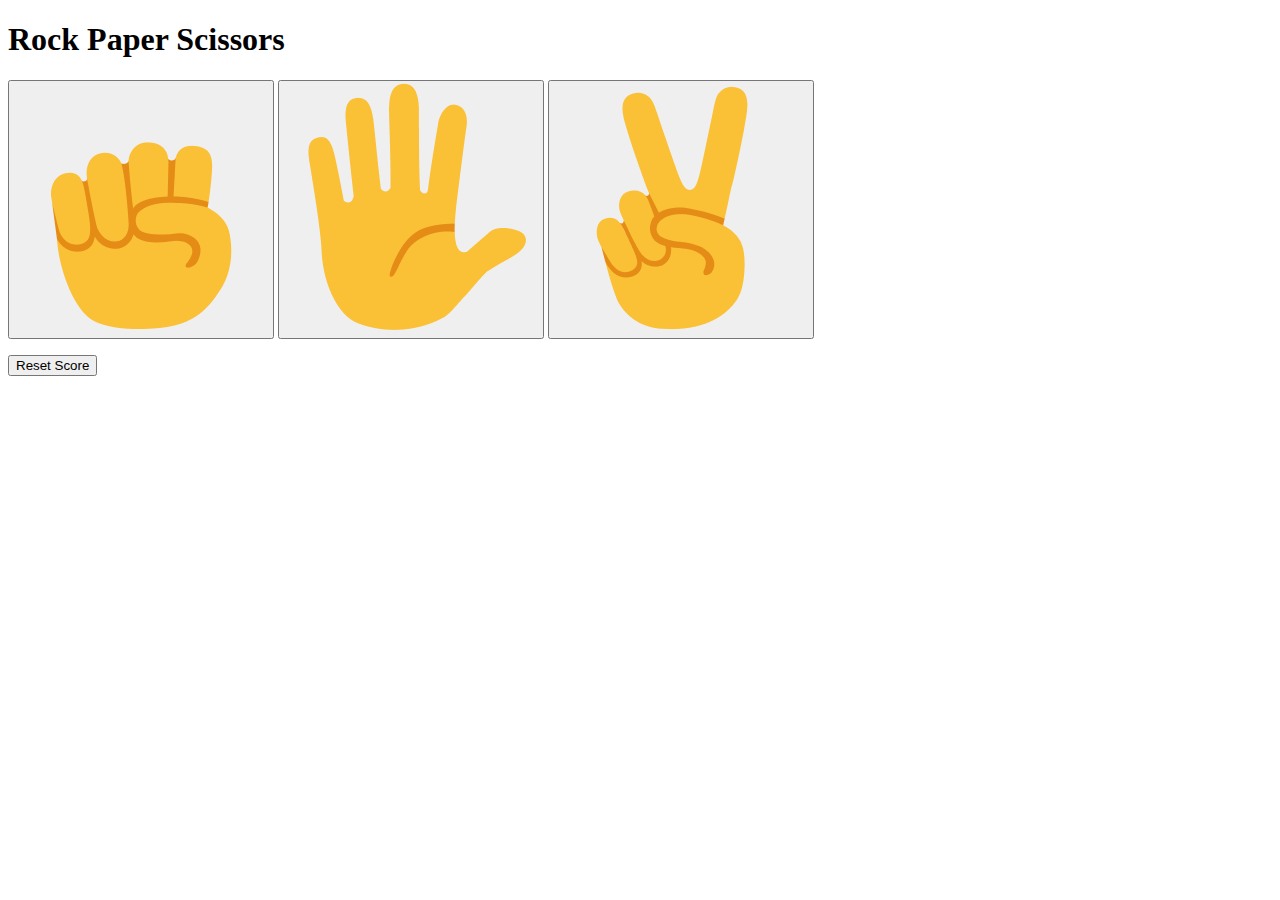
<file: html-css-js-RockPaperScissors/index.html>
<!DOCTYPE html>
<html lang="en">
  <head>
    <meta charset="UTF-8" />
    <meta http-equiv="X-UA-Compatible" content="IE=edge" />
    <meta name="viewport" content="width=device-width, initial-scale=1.0" />
    <title>Rock paper scissors</title>
  </head>
  <body>
    <div class="wrapper">
      <h1 class="title">Rock Paper Scissors</h1>
      <div class="buttons">
        <button
          class="rock"
          onclick="
          playGame('rock');"
        >
          <img class="move-button" src="Images/rock-emoji.png" alt="">
        </button>
  
        <button
          class="paper"
          onclick="
          playGame('paper');
        "
        >
          <img class="move-button" src="Images/paper-emoji.png" alt="">
        </button>
  
        <button
          class="scissors"
          onclick="
          playGame('scissors');
        "
        >
          <img class="move-button" src="Images/scissors-emoji.png" alt="">
        </button>
  
      </div>
      <p class="js-result result"></p>
      <p class="js-moves"></p>
      <p class="js-score score"></p>
      <button
        class="reset reset-button"
        onclick="
      score.wins = 0;
      score.losses = 0;
      score.ties = 0;
      updateScoreElement();
      localStorage.removeItem('score');
      "
      >
        Reset Score
      </button>
    </div>
  </body>
</html>
</file>
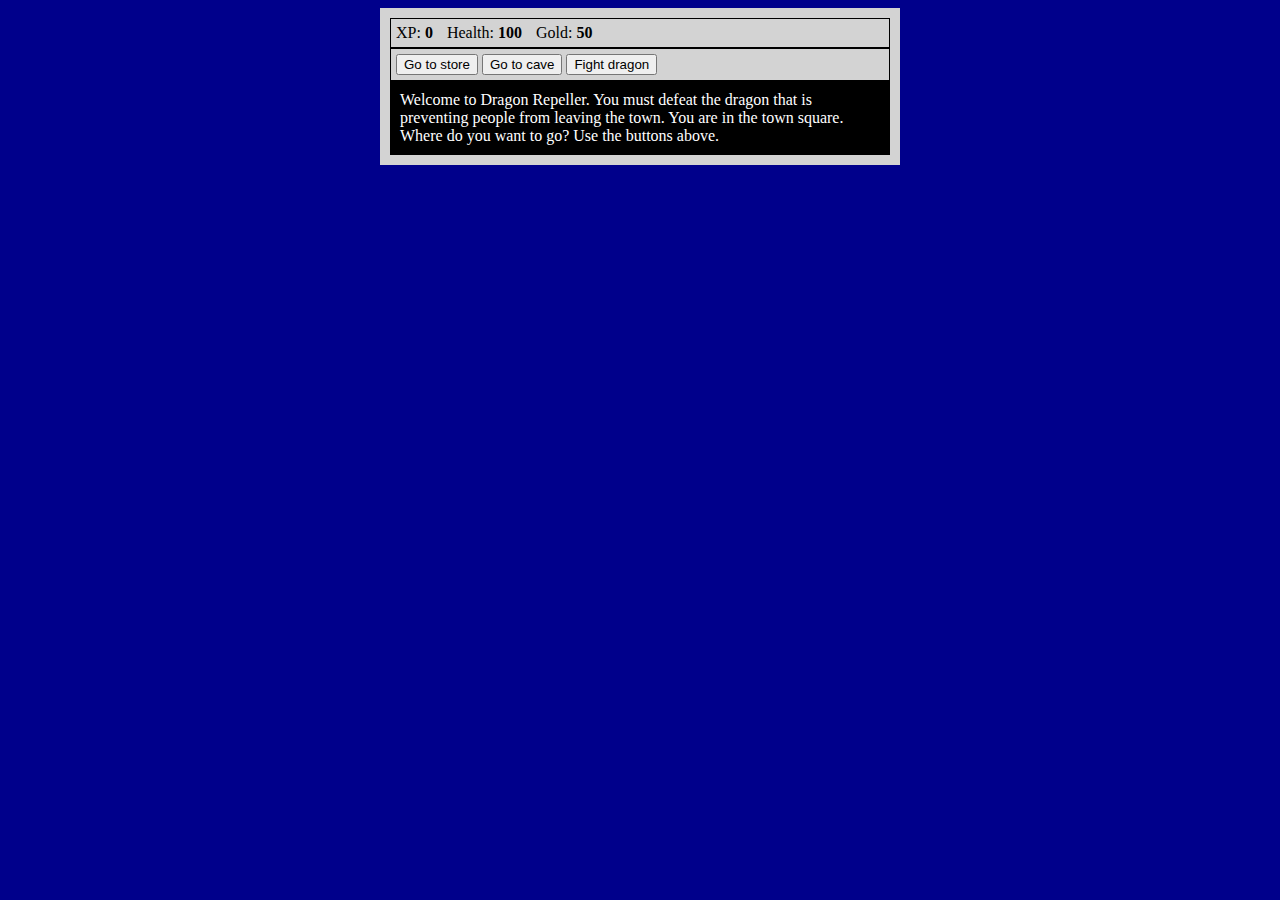
<file: simple html-css-js game/index.html>
<!DOCTYPE html>
<html lang="en">

  <head>
    <meta charset="UTF-8">
    <title>RPG - Dragon Repeller</title>
    <link rel="stylesheet" href="style.css">
  </head>

  <body>
    <div id="game">
      <div id="stats">
        <span class="stat">XP: <strong><span id="xpText">0</span></strong></span>
        <span class="stat">Health: <strong><span id="healthText">100</span></strong></span>
        <span class="stat">Gold: <strong><span id="goldText">50</span></strong></span>
      </div>
      <div id="controls">
        <button id="button1">Go to store</button>
        <button id="button2">Go to cave</button>
        <button id="button3">Fight dragon</button>
      </div>
      <div id="monsterStats">
        <span class="stat">Monster Name: <strong><span id="monsterName"></span></strong></span>
        <span class="stat">Health: <strong><span id="monsterHealth"></span></strong></span>
      </div>
      <div id="text">Welcome to Dragon Repeller. You must defeat the dragon that
        is preventing people from leaving the town. You are in the town square.
        Where do you want to go? Use the buttons above.</div>
    </div>
    <script src="script.js"></script>
  </body>

</html>
</file>
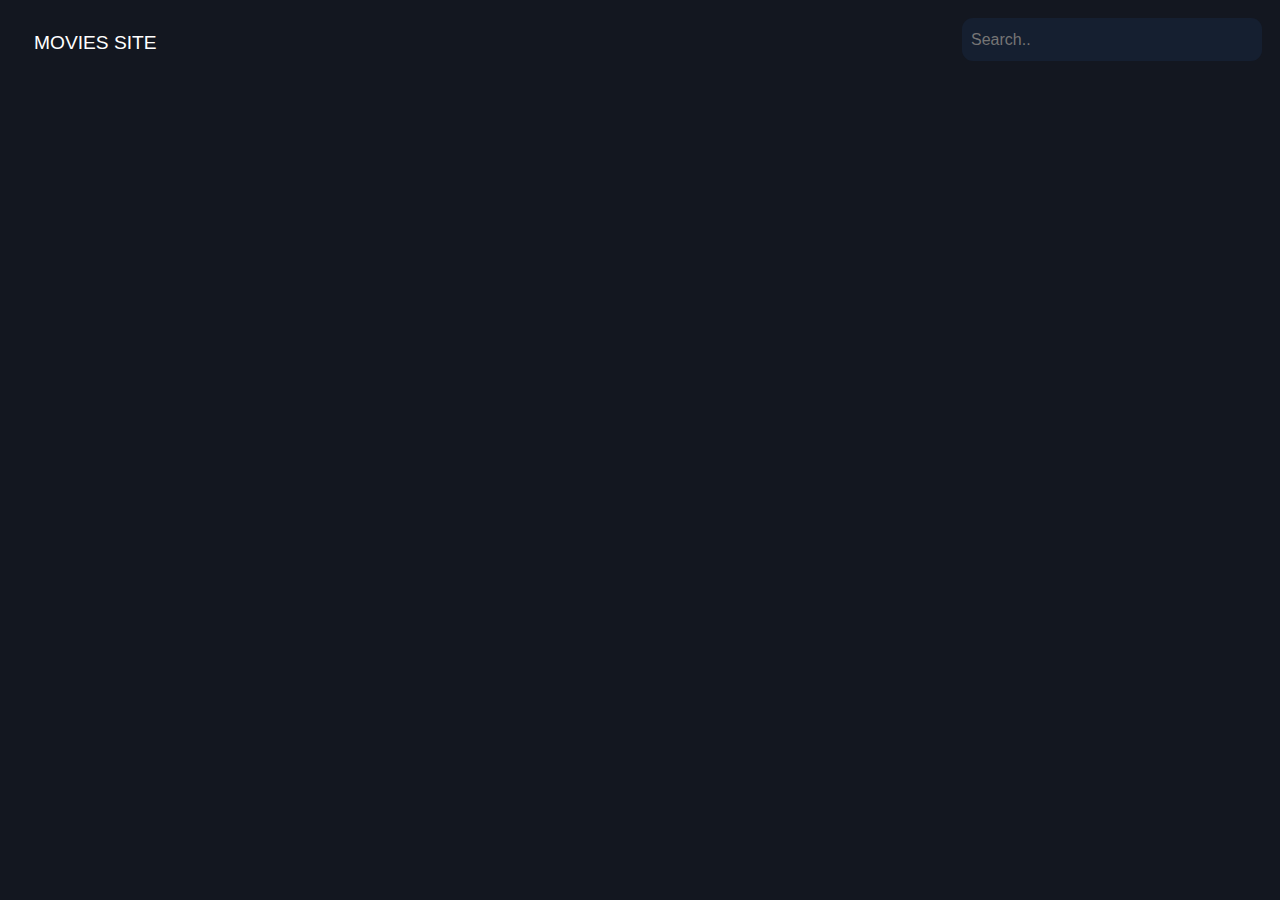
<file: movie-site/MovieSite.html>
<!DOCTYPE html>
<html>

<head>
  <meta charset="utf-8">
  <title>Movie Site</title>
  <link href="style.css" rel="stylesheet" type="text/css" />
</head>

<body>
  <div class="topnav">
    <a class="active" href="#">Movies Site</a>
    <div class="searchContainer">
      <form role="search" id="form">
        <input type="search" id="query" name="q" placeholder="Search..">     
      </form>
    </div>
  </div>

 <section id="section">
     <!--  <div class="row">
    <div class="column">
      <div class="card">
        <center><img src="https://www.themoviedb.org/t/p/w220_and_h330_face/sIFxxSXfTtdFkHMTGRohFl6YzYA.jpg" class="thumbnail"</center>
        <h3>Movie Title</h3>
      </div>
    </div>
  </div> -->
 </section>
  <script src="script.js"></script>
</body>

</html>
</file>
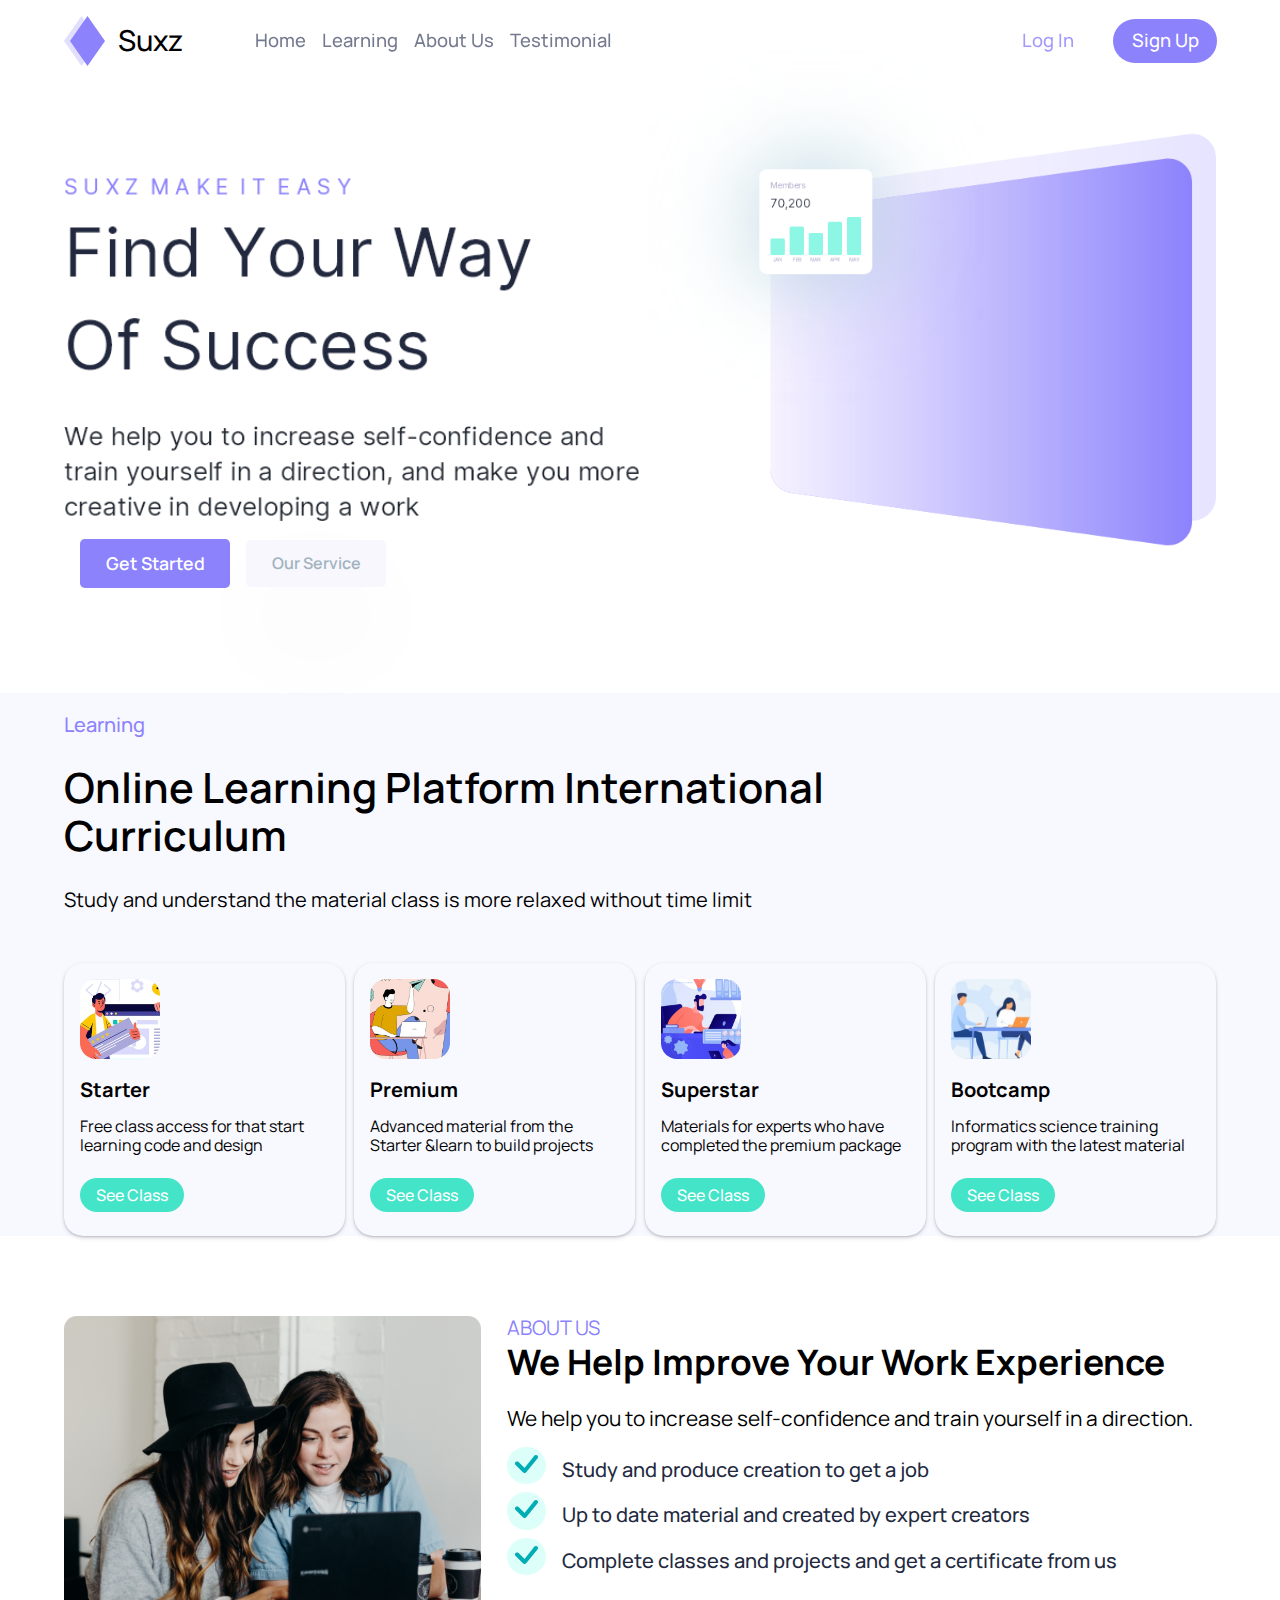
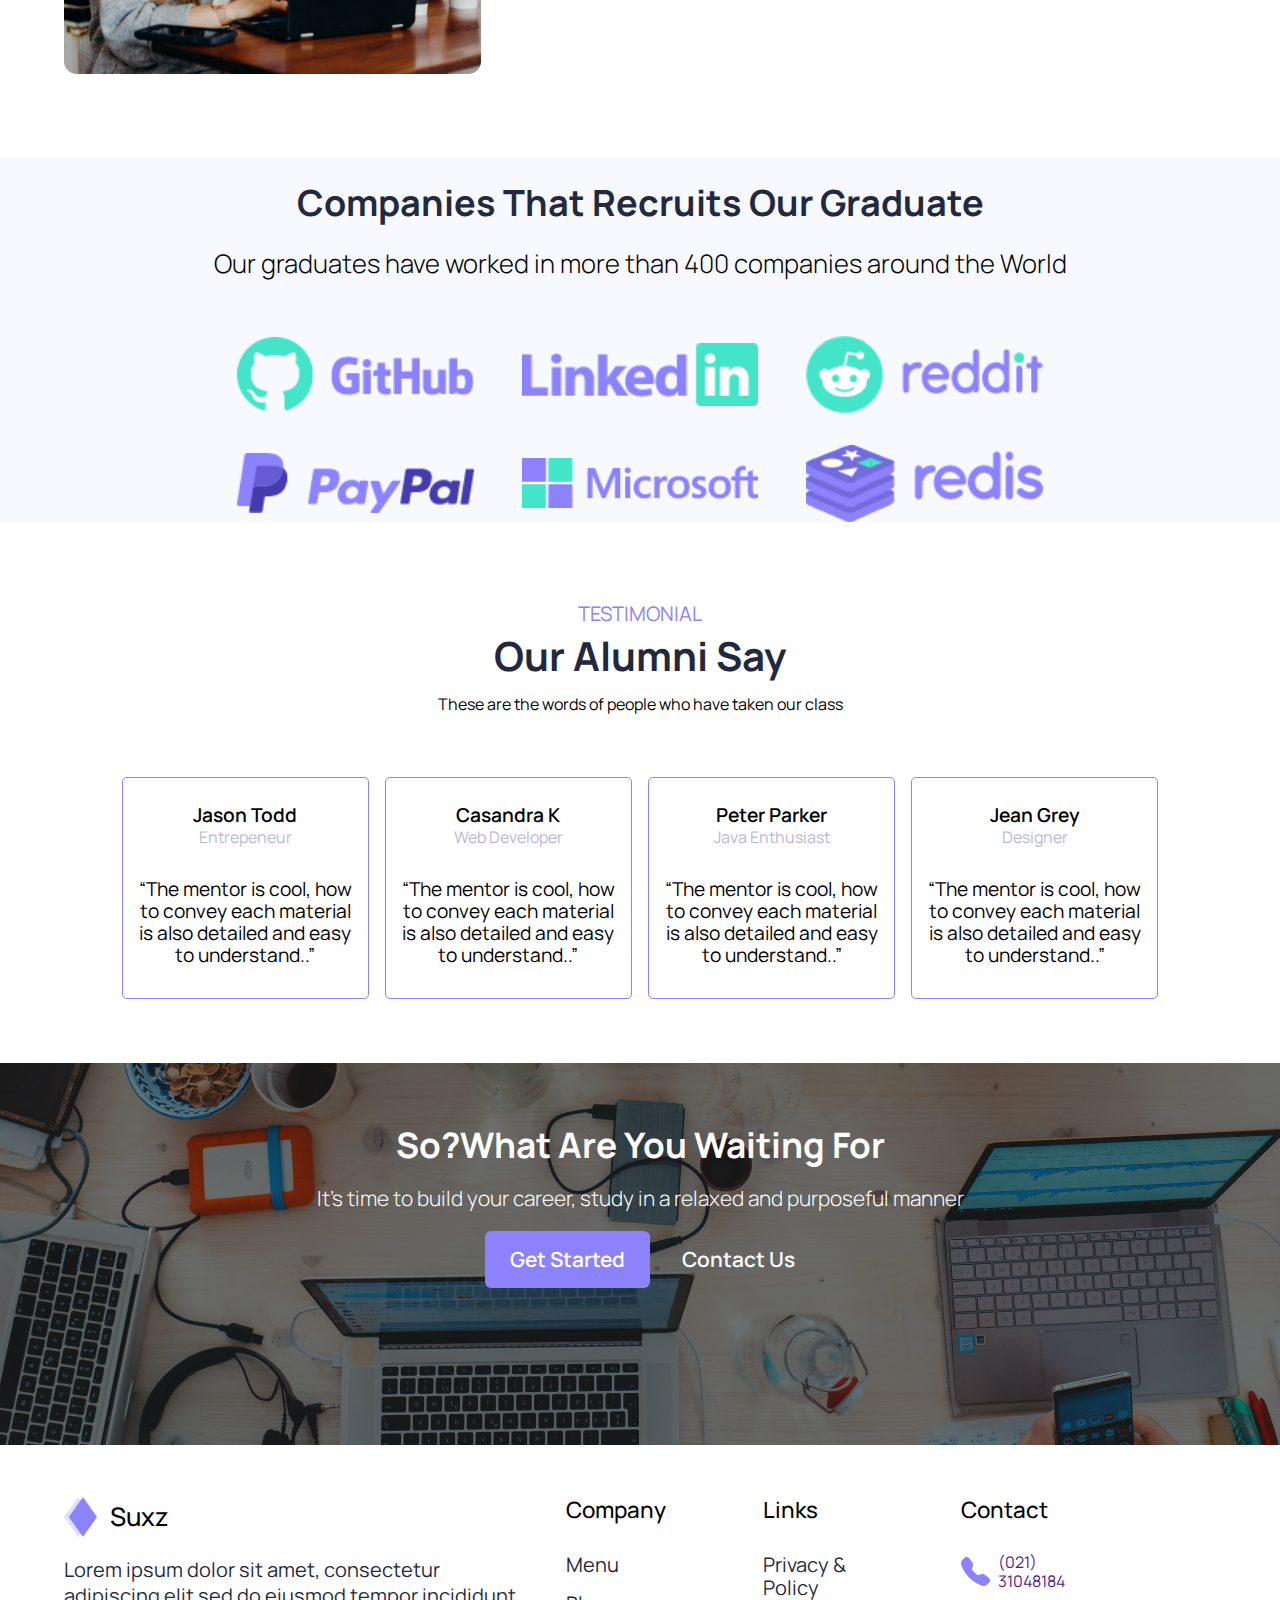
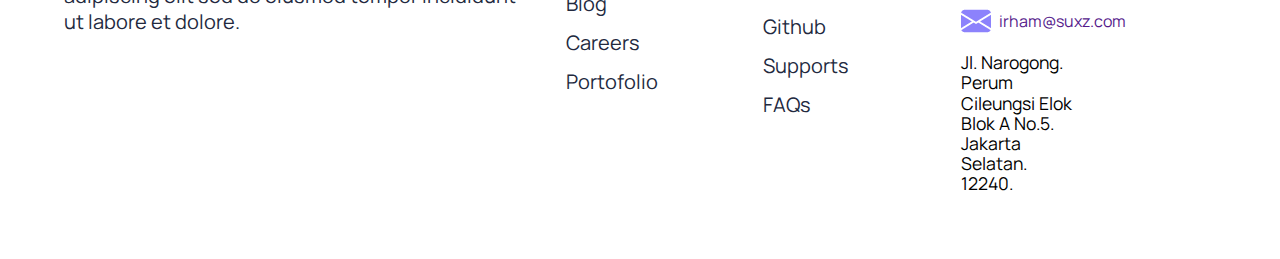
<file: Project(mostly html&css)/Project-2 Suxz/main.html>
<!DOCTYPE html>
<html lang="en">
  <head>
    <meta charset="UTF-8" />
    <meta http-equiv="X-UA-Compatible" content="IE=edge" />
    <meta name="viewport" content="width=device-width, initial-scale=1.0" />
    <link rel="stylesheet" href="styles/desktop.css" />
    <link rel="stylesheet" href="styles/general.css" />
    <link rel="stylesheet" href="styles/mobile.css" />
    <link
      rel="stylesheet"
      href="https://cdn.jsdelivr.net/npm/modern-normalize@1.1.0/modern-normalize.min.css"
    />
    <link
      href="https://fonts.googleapis.com/css?family=Manrope:200,300,regular,500,600,700,800"
      rel="stylesheet"
    />
    <title>Suxz</title>
  </head>
  <body>
    <nav class="top-nav" id="home">
      <div class="container">
        <div class="brand">
          <img src="images/favicon.png" alt="" />
          <a href="main.html">Suxz</a>
        </div>
        <div class="menu">
          <a href="main.html#home" class="item">Home</a>
          <a href="main.html#learning" class="item">Learning</a>
          <a href="main.html#about-us" class="item">About Us</a>
          <a href="main.html#testimonial" class="item">Testimonial</a>
        </div>
        <div class="ctas">
          <a href="ctas.html" class="log-in">Log In</a>
          <a href="ctas.html" class="sign-up">Sign Up</a>
        </div>
      </div>
    </nav>
    <header class="hero">
      <div class="container">
        <div class="left-section">
          <img src="images/title.png" alt="" class="title" />
          <div class="links">
            <a href="" class="get-started">Get Started</a>
            <a href="" class="our-service">Our Service</a>
          </div>
        </div>
        <div class="right-section">
          <img src="images/header_img.png" alt="" class="heading" />
        </div>
      </div>
    </header>
    <section class="learning-section" id="learning">
      <div class="container">
        <div class="heading">
          <p class="title">Learning</p>
          <h1 class="heading__text">
            Online Learning Platform International Curriculum
          </h1>
          <p class="sub-heading">
            Study and understand the material class is more relaxed without time
            limit
          </p>
        </div>
        <div class="card">
          <div class="item">
            <div class="item-img">
              <img src="images/Starter.png" alt="" />
            </div>
            <div class="course">
              <h1 class="name">Starter</h1>
              <p class="description">
                Free class access for that start learning code and design
              </p>
            </div>
            <div class="visit-course">
              <a href="#" class="link">See Class</a>
            </div>
          </div>

          <div class="item">
            <div class="item-img">
              <img src="images/Premium.png" alt="" />
            </div>
            <div class="course">
              <h1 class="name">Premium</h1>
              <p class="description">
                Advanced material from the Starter &learn to build projects
              </p>
            </div>
            <div class="visit-course">
              <a href="#" class="link">See Class</a>
            </div>
          </div>

          <div class="item">
            <div class="item-img">
              <img src="images/Superstar.png" alt="" />
            </div>
            <div class="course">
              <h1 class="name">Superstar</h1>
              <p class="description">
                Materials for experts who have completed the premium package
              </p>
            </div>
            <div class="visit-course">
              <a href="#" class="link">See Class</a>
            </div>
          </div>

          <div class="item">
            <div class="item-img">
              <img src="images/Bootcamp.png" alt="" />
            </div>
            <div class="course">
              <h1 class="name">Bootcamp</h1>
              <p class="description">
                Informatics science training program with the latest material
              </p>
            </div>
            <div class="visit-course">
              <a href="#" class="link">See Class</a>
            </div>
          </div>
        </div>
      </div>
    </section>
    <div id="about-us"></div>
    <section class="about-us-section">
      <div class="container">
        <div class="left-section">
          <img src="images/woman2_1.png" alt="" class="background" />
        </div>
        <div class="right-section">
          <p class="section-title">about us</p>
          <h1 class="heading">We Help Improve Your Work Experience</h1>
          <p class="sub-heading">
            We help you to increase self-confidence and train yourself in a
            direction.
          </p>
          <ul class="list">
            <li class="item">
              <div class="check-mark">
                <img src="images/Vector.png" alt="" />
              </div>
              <span class="list__text">
                Study and produce creation to get a job
              </span>
            </li>
            <li class="item">
              <div class="check-mark">
                <img src="images/Vector.png" alt="" />
              </div>
              <span class="list__text">
                Up to date material and created by expert creators
              </span>
            </li>
            <li class="item">
              <div class="check-mark">
                <img src="images/Vector.png" alt="" />
              </div>
              <span class="list__text">
                Complete classes and projects and get a certificate from us
              </span>
            </li>
          </ul>
        </div>
      </div>
    </section>
    <section class="company-history" id="testimonial">
      <div class="container">
        <div class="header">
          <h1 class="heading">Companies that recruits our graduate</h1>
          <p class="sub-heading">
            Our graduates have worked in more than 400 companies around the
            World
          </p>
        </div>
        <div class="company-logo">
          <div class="top-row">
            <img src="images/Github.png" alt="" />
            <img src="images/Linkedin.png" alt="" />
            <img src="images/Reddit.png" alt="" />
          </div>
          <div class="bottom-row">
            <img src="images/paypal.png" alt="" />
            <img src="images/Microsoft.png" alt="" />
            <img src="images/Redis.png" alt="" />
          </div>
        </div>
      </div>
    </section>
    <section class="testimonial">
      <div class="container">
        <div class="header">
          <p class="title">testimonial</p>
          <h1 class="heading">our alumni say</h1>
          <p class="sub-heading">
            These are the words of people who have taken our class
          </p>
        </div>
        <div class="card">
          <div class="item">
            <div class="name">
              <p class="person">Jason Todd</p>
              <p class="job">Entrepeneur</p>
            </div>
            <div class="testimony">
              “The mentor is cool, how to convey each material is also detailed
              and easy to understand..”
            </div>
          </div>

          <div class="item">
            <div class="name">
              <p class="person">Casandra K</p>
              <p class="job">Web Developer</p>
            </div>
            <div class="testimony">
              “The mentor is cool, how to convey each material is also detailed
              and easy to understand..”
            </div>
          </div>

          <div class="item">
            <div class="name">
              <p class="person">Peter Parker</p>
              <p class="job">Java Enthusiast</p>
            </div>
            <div class="testimony">
              “The mentor is cool, how to convey each material is also detailed
              and easy to understand..”
            </div>
          </div>

          <div class="item">
            <div class="name">
              <p class="person">Jean Grey</p>
              <p class="job">Designer</p>
            </div>
            <div class="testimony">
              “The mentor is cool, how to convey each material is also detailed
              and easy to understand..”
            </div>
          </div>
        </div>
      </div>
    </section>
    <section class="banner">
      <img src="images/banner.png" alt="" />
      <div class="container">
        <div class="text">
          <h1 class="heading">so?what are you waiting for</h1>
          <p class="sub-heading">
            It's time to build your career, study in a relaxed and purposeful
            manner
          </p>
          <div class="link">
            <a href="" class="get-started">Get Started</a>
            <a href="" class="contact-us">Contact Us</a>
          </div>
        </div>
      </div>
    </section>
    <footer class="footer">
      <div class="container">
        <div class="left-section">
          <div class="brand">
            <img src="images/favicon.png" alt="" />
            <a href="main.html">Suxz</a>
          </div>
          <p class="description">
            Lorem ipsum dolor sit amet, consectetur adipiscing elit sed do
            eiusmod tempor incididunt ut labore et dolore.
          </p>
        </div>
        <div class="right-section">
          <div class="company-nav-link">
            <h1 class="heading">Company</h1>
            <a href="" class="item">Menu</a>
            <a href="" class="item">Blog</a>
            <a href="" class="item">Careers</a>
            <a href="" class="item">Portofolio</a>
          </div>
          <div class="company-other-link">
            <h1 class="heading">Links</h1>
            <a href="" class="item">Privacy & Policy</a>
            <a href="" class="item">Github</a>
            <a href="" class="item">Supports</a>
            <a href="" class="item">FAQs</a>
          </div>
          <div class="contact">
            <h1 class="heading">Contact</h1>
            <a href="" class="__link"
              ><img src="images/phone icon.png" alt="" />
              (021) 31048184
            </a>
            <a href="" class="__link"
              ><img src="images/Envelope icon.png" alt="" />
              irham@suxz.com
            </a>
            <p class="address">
              Jl. Narogong. Perum Cileungsi Elok Blok A No.5. Jakarta Selatan.
              12240.
            </p>
          </div>
        </div>
      </div>
    </footer>
  </body>
</html>
</file>
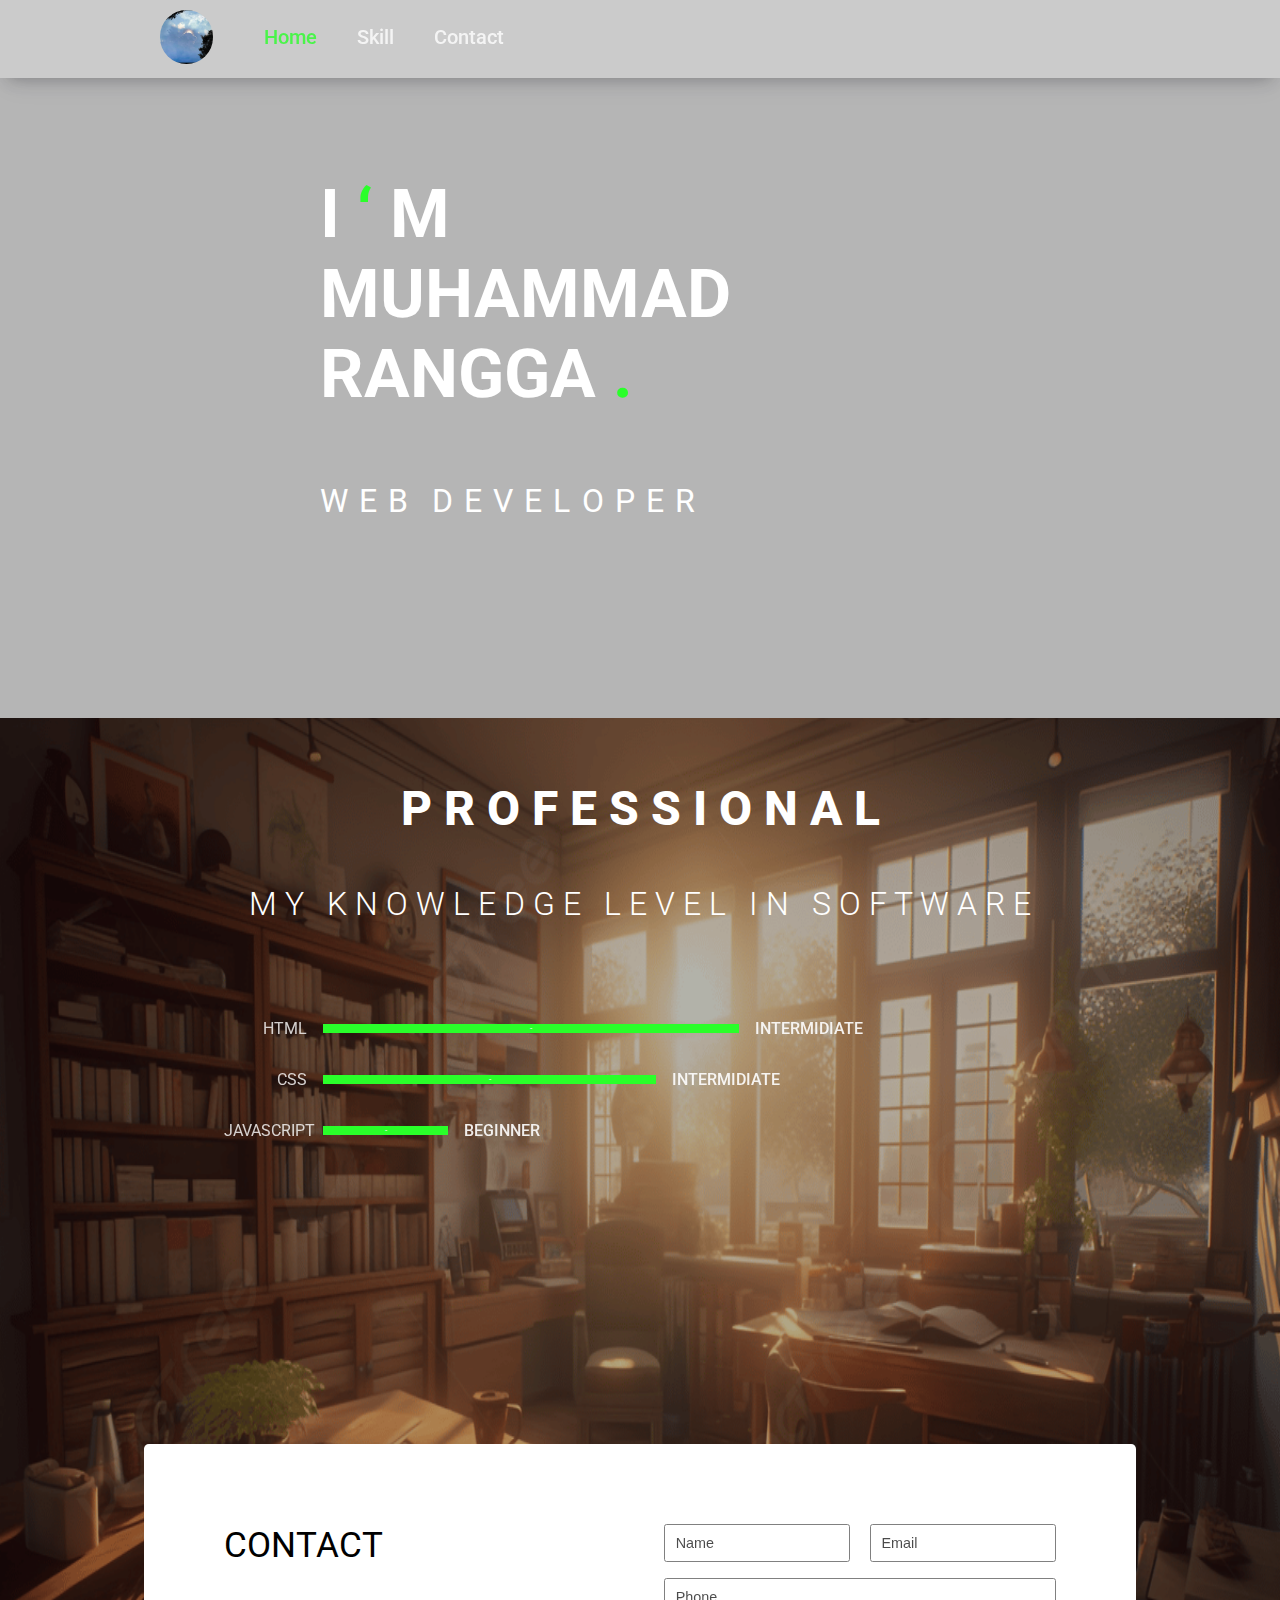
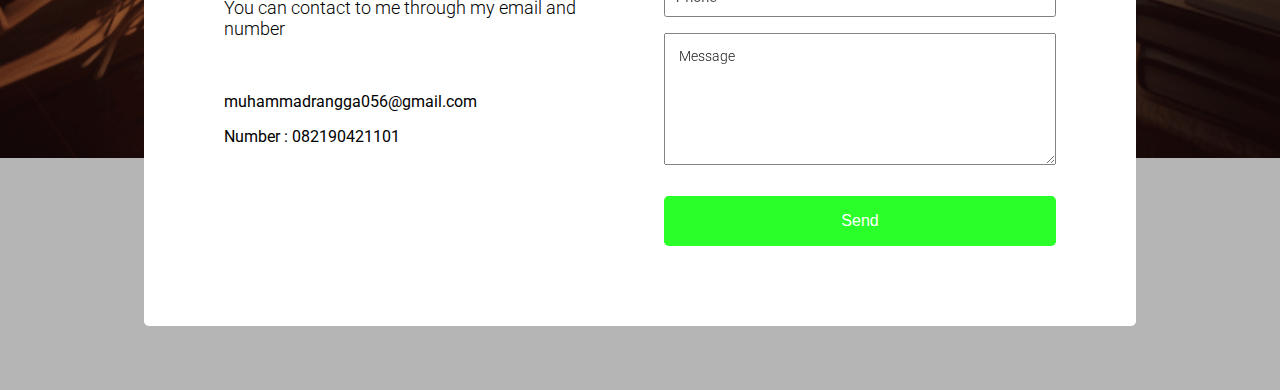
<file: Project(mostly html&css)/Project-3 Portofolio/main.html>
<!DOCTYPE html>
<html lang="en">
  <head>
    <meta charset="UTF-8" />
    <meta http-equiv="X-UA-Compatible" content="IE=edge" />
    <meta name="viewport" content="width=device-width, initial-scale=1.0" />
    <link rel="stylesheet" href="styles/general.css" />
    <link rel="stylesheet" href="styles/desktop.css" />
    <link
      href="https://fonts.googleapis.com/css?family=Roboto:100,100italic,300,300italic,regular,italic,500,500italic,700,700italic,900,900italic"
      rel="stylesheet"
    />
    <title>Portofolio</title>
  </head>
  <body>
    <main>
      <nav id="menu">
        <div class="container">
          <div class="profile">
            <img src="images/profile image.jpg" alt="" class="picture" />
          </div>
          <a href="main.html#menu" class="menu active">Home</a>
          <a href="main.html#skill" class="menu">Skill</a>
          <a href="main.html#contact" class="menu">Contact</a>
        </div>
      </nav>

      <div class="hero">
        <div class="container">
          <h1 class="heading">
            i <span class="symbol">&lsquo;</span> m muhammad rangga
            <span class="symbol"> &#46;</span>
          </h1>
          <span class="sub-heading">w e b</span>
          <span class="sub-heading">d e v e l o p e r</span>
        </div>
      </div>

      <section class="skill-section" id="skill">
        <div class="container">
          <div class="background">
            <img src="images/background skill.jpg" alt="" />
          </div>
          <h1 class="heading">p r o f e s s i o n a l</h1>
          <div>
            <span class="sub-heading">m y</span>
            <span class="sub-heading">k n o w l e d g e</span>
            <span class="sub-heading">l e v e l</span>
            <span class="sub-heading">i n</span>
            <span class="sub-heading">s o f t w a r e</span>
          </div>

          <div class="skills">
            <div class="skill-name">
              <p class="__text">html</p>
              <span class="one">-</span>
              <p class="level">intermidiate</p>
            </div>

            <div class="skill-name">
              <p class="__text">css</p>
              <span class="two">-</span>
              <p class="level">intermidiate</p>
            </div>

            <div class="skill-name">
              <p class="__text">javascript</p>
              <span class="three">-</span>
              <p class="level">beginner</p>
            </div>
          </div>
        </div>
      </section>

      <footer id="contact">
        <div class="container">
          <section class="left">
            <h1 class="heading">contact</h1>
            <p class="sub-heading">
              You can contact to me through my email and number
            </p>
            <p class="email">muhammadrangga056@gmail.com</p>
            <p class="number">Number : 082190421101</p>
          </section>

          <section class="right">
            <div class="name-email">
              <input type="text" name="name" id="name" placeholder="name" />
              <input type="email" name="email" id="email" placeholder="email" />
            </div>
            <input type="tel" name="number" id="number" placeholder="phone" />
            <textarea name="message" id="message" cols="30" rows="6">message
            </textarea>
            <div class="submit">
              <button type="submit" class="send-button">Send</button>
            </div>
          </section>
        </div>
      </footer>
    </main>
    <script src="script.js"></script>
  </body>
</html>
</file>
<file: simple html-css-js game/style.css>
body {
  background-color: darkblue;
}

#text {
  background-color: black;
  color: white;
  padding: 10px;
}

#game {
  max-width: 500px;
  max-height: 400px;
  background-color: lightgray;
  color: white;
  margin: 0 auto;
  padding: 10px;
}

#controls {
  border: 1px black solid;
  padding: 5px;
}

#stats {
  border: 1px black solid;
  color: black;
  padding: 5px;
}

#monsterStats {
  display: none;
  border: 1px black solid;
  color: white;
  padding: 5px;
  background-color: red;
}

.stat {
  padding-right: 10px;
}
</file>
<file: movie-site/style.css>
*{
    box-sizing: border-box;
  }
  
   body{
     background-color: #131720;
     font-family: sans-serif;
   }
  
  h3{
    color: white;
  }
  
  .topnav{
    overflow:hidden ;
    background-color: #131720;
    padding: 10px;
  }
  
  .topnav a{
    float: left;
    display: block;
    color: white;
    text-align: center;
    padding: 14px 16px;
    text-decoration: none;
    font-size: 1.2rem;
    text-transform: uppercase;
    transition: background-color 0.3s, color 0.3s;
  }
  
  .topnav a:hover{
    border: none;
    border-radius: 5px;
    background-color: white;
    color:  #131720;
  }
  
  .topnav .searchContainer{
    float: right;
  }
  
  form{
    background-color: #151f30;
    width: 300px;
    height: 43px;
    border-radius: 11px;
    display: flex;
    align-items: center;
  }
  
  input{
    all: unset;
    font-size: 15px system-ui;
    color: #fff;
    height: 100%;
    width: 100%;
    padding: 6px 9px;
  }
  
  .thumbnail{
    height: 360px;
    width: 290px;
    border-radius: 22px;
  }
  
  .column{
    float: left;
    width: 25%;
    padding: 5px;
  }
  
  .card{
    border-radius: 22px;
    padding: 15px;
    text-align: center;
    background-color: #151f30;
    font-size: 0.8rem;
  }
  #title{
    transition: font-size 0.5s, color 0.5s;
  }
  #title:hover {
    cursor: pointer;
    font-size: 20px; 
    color: #24b1db;
  }
  #title:active {
    color: white;
  }
  #image:hover {
    cursor: pointer;
  }
</file>
<file: Project(mostly html&css)/Project-2 Suxz/styles/desktop.css>
.container{
  max-width: 1200px;
}

.top-nav .container{
  width: 90%;
  margin: 1rem auto;
  display: flex;
  align-items: center;
}

.top-nav .brand{
  width: 15%;
  display: flex;
  justify-content: flex-start;
  align-items: center;
  gap: 0.8rem;
  margin-right: 2rem;
}

.top-nav .brand img{
  height: 50px;
  width: auto;
}

.top-nav .brand a{
  text-decoration: none;
  font-weight: 500;
  font-size: 1.8rem;
  color: black;
  transition: all 200ms ease;
}

.top-nav .menu{
  width: 65%;
  display: flex;
  justify-content:left;
  min-width: 400px;
  gap: 1rem;
  flex-shrink: 0;
}

.top-nav .menu .item{
  text-decoration: none;
  color: #394360;
  font-weight: 500;
  opacity: .7;
  font-size: 1.15rem;
  transition: all 300ms ease;
}

.top-nav .menu .item:focus{
  color: black;
  border-bottom: 1px solid #394360;
}

.top-nav .menu .item:hover{
  color: black;
  border-bottom: 1px solid #394360;
}

.top-nav .ctas{
  width: 20%;
  display: flex;
  align-items: center;
  justify-content: flex-start;
  gap: 1.3rem;
  word-wrap: break-word;
}

.top-nav .ctas a{
  cursor: pointer;
  text-decoration: none;
  font-size: 1.15rem;
  padding: .6em 1em;
  border-radius: 1000px;
  font-weight: 500;
  flex-shrink: 0;
}

.top-nav .ctas .log-in{
  color: #8C82FC;
  transition: all 200ms ease;
  opacity: .8;

}

.top-nav .ctas .log-in:hover{
  background-color: rgb(215, 209, 209);
  opacity: 1;
}

.top-nav .ctas .sign-up{
  background-color: #8C82FC;
  color: white;
  transition: all 200ms ease;
}

.top-nav .ctas .sign-up:hover{
  border:solid 1px #8C82FC;
  color: #8C82FC;
  background-color: white;
}

.hero .container{
  width: 90%;
  margin: 0 auto;
  margin-top: -2rem;
  display: flex;
  align-items: center;
}

.hero .left-section{
  display: flex;
  width: 50%;
  flex-direction: column;
  align-items: flex-start;
}

.hero .left-section img{
  width: 100%;
  flex-shrink: 0;
}

.hero .links{
  margin:1rem 1rem;
  display: flex;
  align-items: center;
  gap: 1rem;
}

.hero .links a{
  text-decoration: none;
  font-weight: 600;
  padding: .9rem 1.6rem;
  border-radius: .3rem;
  flex-shrink: 0;
}

.hero .links .get-started{
  font-size: 1.1rem;
  background-color: #8C82FC;
  color: white;
  transition: all 200ms ease;
}

.hero .links .get-started:hover{
  background-color: white;
  color: #8C82FC  ;
}

.hero .links .our-service{
  color: #A2B3BF;
  background-color: #F7F7FD;
  box-shadow: rgba(50, 50, 93, 0.25) 0px 50px 100px -20px, rgba(0, 0, 0, 0.3) 0px 30px 60px -30px;
  transition: all 200ms ease;
}

.hero .links .our-service:hover{
  box-shadow: rgba(50, 50, 93, 0.05) 0px 30px 60px -12px inset, rgba(0, 0, 0, 0.1) 0px 18px 36px -18px inset,rgba(50, 50, 93, 0.05) 0px 30px 60px -12px inset;
  color: black;
}

.hero .right-section {
  width: 50%;
  position: relative;
}


.hero .right-section img{
  width: 100%;
  float: right;
  padding-bottom: 8rem;
  flex-shrink: 0;
}

.learning-section{
  background-color: #F8F8FF;
}

.learning-section .container{
  width: 90%;
  margin-inline:auto;
  margin-top: -2rem;
  display: flex;
  flex-direction: column;
}

.learning-section .heading{
  width: 70%;
  max-width: 800px;
}

.learning-section .heading .title{
  font-size: 1.25rem ;
  font-weight: 500;
  color: #8C82FC;
}

.learning-section .heading__text{
  font-size: 2.6rem;
  font-weight: 600;
}

.learning-section .heading .sub-heading{
  font-size: 1.25rem;
}

.learning-section .card{
  margin-top: 2rem;
  display: flex;
  gap: .6rem;
  align-items: center;
}

.learning-section .card .item{
  padding: 1rem;
  width: 100%;
  border-radius: 1.2rem;
  display: flex;
  flex-direction: column;
  gap: 1rem;
  transition: all 250ms ease;
  box-shadow: rgba(50, 50, 93, 0.25) 0px 2px 5px -1px, rgba(0, 0, 0, 0.3) 0px 1px 3px -1px;
}

.learning-section .card .item:hover{
  color: white;
  background-color: #8C82FC;
  box-shadow: rgba(50, 50, 93, 0.35) 0px 30px 60px -12px, rgba(0, 0, 0, 0.4) 0px 18px 36px -18px;
}

.learning-section .item-img{
  width: 5rem;
  aspect-ratio: 1 / 1;
  object-fit: cover;
}

.learning-section img{
  border-radius: 1rem;
}

.learning-section .card .name{
  margin-top: 0;
  font-size: 1.25rem;
}

.learning-section .card .description{
  font-size: 1rem;
  text-align:start;
  word-wrap: break-word;
  max-height: 112px;
}

.learning-section .card .visit-course{
  padding-bottom: 1rem;
}

.learning-section .card .link{
  text-decoration: none;
  background-color: #44E4C9;
  padding: .4rem 1rem;
  border-radius: 1000px;
  color: white;
  font-weight: 500;

}

#about-us{
  height: 1rem;
}

.about-us-section .container{
  width: 90%;
  margin: 4rem auto;
  display: flex;
  align-items:start;
  gap: 4rem;
  }

.about-us-section .left-section,.right-section{
  width: 50%;
}

.about-us-section .left-section .images{
  width: 100%;
}

.about-us-section .left-section .background{
  width: 110%;
  object-fit: cover;
  border-radius: .8rem;
}

.about-us-section .right-section{
  display: flex;
  flex-direction: column;
  width: 100%;
  margin-right: -3rem;
}

.about-us-section .right-section .section-title{
  text-transform: uppercase;
  color: #8C82FC;
  margin-block: 0;
  font-size: 1.25rem;
}

.about-us-section .right-section .heading{
  font-size: 2.2rem;
  font-weight: 700;
  margin-block:  .2rem ;
}

.about-us-section .right-section .sub-heading{
  font-size: 1.3rem;
  margin-bottom: 0;
}

.about-us-section .right-section ul{
  list-style-type:none;
  padding-left: 0;
}

.about-us-section .right-section .item{
  display: flex; 
  align-items: center;
  gap: 1rem;
}

.about-us-section .right-section .check-mark{
  background-color: #DDFFF9;
  margin-bottom: .5rem;
  border-radius: 100px;
  flex-shrink: 0;
}

.about-us-section .check-mark img{
  padding: .5rem;
  width: 100%;
  object-fit: cover ;
}

.about-us-section .list__text{
  font-size: 1.25rem;
  color: #22293E;
  font-weight: 500;
}

.company-history{
  background-color: #F8F8FF;
}

.company-history .container{
  width: 90%;
  margin: 5rem auto;
  text-align: center;
  display: flex;
  flex-direction: column;
  justify-content: center;
  gap: 2em;
}

.company-history .heading{
  color: #22293E;
  font-size: 2.25rem;
  font-weight: 700;
  text-transform: capitalize;
}

.company-history .sub-heading{
  font-size: 1.6rem;
  font-weight: 300;
}

.company-history .company-logo {
  display: grid;
  grid-template-rows: 1fr 1fr;
  gap: 2em;
  width: 70%;
  margin-inline:auto;
}

.company-history .company-logo .top-row{
  display: flex;
  width: 100%;
  justify-content: center;
  align-items: center;
  gap: 3em ;
}

.company-logo .top-row img{
  width:80%;
}

.company-history .company-logo .bottom-row{
  display: flex;
  width: 100%;
  justify-content: center;
  align-items: center;
  gap: 3em ;
}

.company-logo .bottom-row img{
  width:100%;
}

.testimonial .container{
  width: 90%;
  margin: 4rem auto;
  text-align: center;
}

.testimonial .title{
  color: #8C82FC;
  font-size: 1.25rem;
  text-transform: uppercase;
  margin-bottom: 0;
}

.testimonial .heading{
  color: #22293E;
  font-size: 2.5rem;
  text-transform: capitalize;
  margin-block: .5rem;
}

.testimonial .card{
  width: 90%;
  margin: 4rem auto;
  display: flex;
  gap: 1em;
  align-items: top;
  justify-content: space-around;
}

.testimonial .card .item{
  width: 100%;
  border: solid 1px #8C82FC;
  border-radius: .3rem;
  padding: 1rem;
  padding-top: .4rem;
  transition: all 200ms ease;
}

.testimonial .card .item:hover{
box-shadow: rgba(0, 0, 0, 0.2) 0px 50px 40px -7px;
}
.testimonial .name{
  flex-shrink: 0;
}

.testimonial .name .person{
  font-size: 1.2rem;
  font-weight: 600;
  margin-bottom: 0.1rem;
}

.testimonial .name .job{
  margin-top: 0;
  color: #BAB8D2;
  font-size: 1rem;
}

.testimonial .testimony{
  font-size: 1.2rem;
  padding-block: 1rem;
}

.banner{
  position: relative;
}

.banner .container{
  width: 90%;
  color: white;
}

.banner img{
  width: 100%;
  height: 382px;
  object-fit: cover;
  filter: brightness(50%);
  flex-shrink: 0;
}

.banner .text{
  position: absolute;
  left:0;
  top: 10%;
  bottom: 0;
  right: 0;
  text-align: center;
}

.banner .text .heading{
  font-size: 2.2rem;
  font-weight: 700;
  text-transform: capitalize;
  margin-bottom: 0;
}

.banner .text .sub-heading{
  font-weight: 300;
  font-size: 1.3rem;
}

.banner .link{
  display: flex;
  align-items: center;
  justify-content: center;
  gap: 2em;
}

.banner .link a{
  font-size: 1.3rem;
  text-decoration: none;
}

.banner .link .get-started{
  background-color: #8C82FC;
  color: white;
  font-weight: 600;
  padding: .8em 1.2em;
  border-radius: .3em;
}

.banner .link .contact-us{
  color: white;
  font-weight: 600;
}

.footer .container{
  width: 90%;
  margin: 3rem auto;
  display: flex;
  gap: .5em;
  align-items: flex-start;
}

.footer .heading{
  margin-top: 0;
  font-size: 1.4rem;
  font-weight: 500;
}

.footer .left-section{
  width: 40%;
  display: flex;
  flex-direction: column;
}

.footer .right-section{
  display: flex;
  align-items: flex-start;
  justify-content: space-around;
  gap: 1em;
}

.footer .brand{
  width: 15%;
  display: flex;
  justify-content: flex-start;
  align-items: center;
  gap: 0.8rem;
  margin-right: 2rem;
}

.footer .brand img{
  height: 40px;
  width: auto;
}

.footer .brand a{
  text-decoration: none;
  font-weight: 500;
  font-size: 1.6rem;
  color: black;
  transition: all 200ms ease;
}

.footer .left-section .description{
  text-align: left;
  color: #22293E;
  font-size: 1.25rem;
  word-wrap: break-word;
  line-height: 1.3em;
}

.footer .company-nav-link,.company-other-link,.contact{
  width:20%;
  display: flex;
  flex-direction: column;
  gap: 1em;
}

.footer .company-nav-link .item{
  text-decoration: none;
  font-size: 1.25rem;
  color: #22293E;
}

.footer .company-other-link .item{
  text-decoration: none;
  font-size: 1.25rem;
  color: #22293E;
}

.footer .contact a{
  text-decoration: none;
}

.contact .__link{
  width: 100%;
  display: flex;
  align-items: center;
  gap: .5em;
  word-wrap: break-word;
}

.contact  img{
  height: 20;
  aspect-ratio: 1 / 1;
}

.contact .address{
  font-size: 1.1rem;
  margin-top: 0;
}
</file>
<file: Project(mostly html&css)/Project-2 Suxz/styles/general.css>
*{
  font-family: 'Manrope',sans-serif;
}

html,body{
  min-height: 100%;
  margin: 0;
}
</file>
<file: Project(mostly html&css)/Project-2 Suxz/styles/mobile.css>
@media only screen and (max-width: 650px) {
  .top-nav .menu{
    display: none;
  }

  .top-nav .ctas{
    width: 100%;
    justify-content: flex-end;
    gap: 0;
  }

  .hero .container{
    flex-direction: column-reverse;
    margin-bottom: 2rem ;
  }

  .hero .left-section{
    width: 100%;
  }

  .hero .right-section{
    width: 100%;
    margin-left:-4em;
    padding: 0;
  }

  .hero .right-section img{
    padding: 0;
  }
  
  .learning-section .card{
    flex-direction: column;
    justify-content: center;
    align-items: center;
    width: 80%;
    max-width: 350px;
    margin-inline:auto ;
  }

  .about-us-section .container{
    flex-direction: column;
    gap: 1em;
  }

  .about-us-section .container .background{
    width:300px;
  }

  .about-us-section .container .left-section{
    width: 100%;
    display: flex;
    justify-content: center;
    align-items: center;
  }

  .company-history{
    width: 100%;
    margin-inline: 0;
  }

  .company-logo{
    display: grid;
    grid-template-columns: auto auto;
    width: 100%;
    margin-inline: 0;
  }

  .company-logo .top-row{
    display: flex;
    width: 100%;
    flex-direction: column;
    gap: 0;
  }

  .company-logo .top-row img{
    width: 100%;
  }

  .company-logo .bottom-row{
    display: flex;
    width: 100%;
    flex-direction: column;
    gap: 0;
  }

  .company-logo .bottom-row img{
    width: 100%;
  }

  .testimonial{
    margin-top: -10em;
  }

  .testimonial .card{
    flex-direction: column;
    justify-content: center;
    align-items: center;
    gap: 1em;
    max-width: 350px;
  }

  .banner .link{
    margin-top: 2em;
  }

  .footer .container{
    flex-direction: column;
  }

  .footer .left-section{
    width: 100%;
  }

  .footer .right-section{
    /* flex-direction: column;
    justify-content: center; */
    display: grid;
    grid-template-columns: auto auto ;
    margin-inline: 3em auto;
  }
  
  .company-nav-link,.company-other-link,.contact{
    width: 100%;
  }

}
</file>
<file: Project(mostly html&css)/Project-3 Portofolio/styles/general.css>
html,body{
  font-family: 'Roboto',sans-serif;
  box-sizing: border-box;
  width: 100%;
  margin: 0;
  padding: 0;
}

body{
  background-color: #b5b5b5;
  color: white;
}
</file>
<file: Project(mostly html&css)/Project-3 Portofolio/styles/desktop.css>
nav{
  box-shadow: rgba(50, 50, 93, 0.05) 0px 13px 27px -5px, rgba(0, 0, 0, 0.3) 0px 8px 16px -8px;
  background-color: rgba(255, 255, 255, 0.299);
}

nav .container{
  width: 75%;
  margin: 0 auto;
  text-align: center;
  display: flex ;
  align-items: center;
  justify-content: flex-start;
  gap: 2.5em;
  padding: .4em;
}

nav .container .profile{
  width: 3rem;
  aspect-ratio: 1 / 1;
  margin-right: 1em;
  padding-block: .2em;
}

nav .profile .picture{
  object-fit: cover;
  width:110%;
  border-radius: 100px;
}

nav .container .menu{
  font-size: 1.25rem;
  font-weight: 500;
  text-decoration: none;
  color: white;
  opacity: .8;
  padding-bottom: 3px;
}

nav .container .menu:hover{
  opacity: 1;
  padding-bottom: 1px;
  border-bottom: 2px solid rgb(42, 255, 42);
}

nav .container .menu.active{
  color: rgb(42, 255, 42);
  font-weight: 500;
}

.hero{
  width: 50%;
  margin: 6em auto;
  padding-bottom: 3em;
  height: 25rem;
}

.hero .container{
  width: 75%;
  text-transform: uppercase;
}

.hero .heading{
  font-size: 4.25rem;
  margin-bottom: 1em;
}

.hero .sub-heading{
  font-size: 2rem;
  margin-right: .6em;
  word-spacing: .1em;
}

.hero .heading .symbol{
  color: #2aff2a;
}

.skill-section{
  position: relative;
  padding-bottom: 6em;
}

.skill-section .container{
  width: 80%;
  margin: 4em auto;
  margin-bottom: 0;
  text-align: center;
  padding-block:3em ;
}

.skill-section .background img{
  width: 100%;
  height: 65rem;
  position: absolute;
  top: 0;
  bottom: 0;
  left: 0;
  right: 0;
  filter: brightness(70%);
  z-index: -1;
}

.skill-section .heading{
  font-size: 3rem;
  text-transform: uppercase;
  font-weight: 800;
  margin:.3em;
  margin-bottom: 1em;
  
}

.skill-section .sub-heading{
  font-size: 2rem;
  text-transform: uppercase;
  margin-inline: .3em;
  font-weight: 300;
}

.skill-section .skills{
  display: flex;
  flex-direction: column;
  margin: 5em 6em;
}

.skill-section .skills .skill-name{
  display: flex;
  align-items: center;
  gap: 1em;
}

.skill-section .skill-name .__text{
  color: white;
  text-transform: uppercase;
  width: 10%;
  text-align: right;
  opacity: .8;
}

.skill-section .skill-name span{
  width: 90%;
  background-color:#2aff2a;
  font-size: .5rem;
}

.skill-section .skill-name .one{
  width: 50%;
  animation: widthChangeOne 2s ease-in-out;
}

.skill-section .skill-name .two{
  width: 40%;
  animation: widthChangeTwo 2s ease-in-out;
}

.skill-section .skill-name .three{
  width: 15%;
  animation: widthChangeThree  2s ease-in-out;
}

.skill-section .skill-name .level{
  opacity: .9;
  text-transform: uppercase;
  font-weight: 500;
}

@keyframes widthChangeOne {
  0% {
    width: 0;
  }
  100% {
    width: 50%;
  }
}

@keyframes widthChangeTwo {
  0% {
    width: 0;
  }
  100% {
    width: 40%;
  }
}

@keyframes widthChangeThree {
  0% {
    width: 0;
  }
  100% {
    width: 15%;
  }
}

footer .container{
  width: 65%;
  background-color:rgb(255, 255, 255);
  border-radius: .3em;
  padding: 5em;
  margin: 4em auto;
  display: flex;
  align-items: top;
  gap: 3em;
}

footer .left{
  color: black;
  width: 100%;
  display: flex;
  flex-direction: column;
}

footer .left .heading{
  margin-top: 0;
  margin-bottom: .8rem;
  font-size: 2.2rem;
  font-weight: 400;
  text-transform: uppercase;
}

footer .left .sub-heading{
  margin-bottom: 2em;
  font-size: 1.15rem;
  font-weight: 300;
}

footer .left .email,footer .left .number{
  margin-bottom: 0;
}

footer .right input{
  padding: .8em;
  border: solid 1px gray;
  border-radius: .2em;
}

footer .right input::placeholder{
  color: black;
  text-transform: capitalize;
  font-weight: 300;
  font-size: .9rem;
  opacity: .7;
}


footer .right{
  width: 100%;
  display: flex;
  flex-direction: column;
  gap: 1em;
}

footer .name-email input{
  width: 47.5%;
}


footer .right .name-email{
  display: flex;
  align-items: center;
  gap: 5%;
}


footer .right textarea{
  font-family: 'Roboto',sans-serif;
  text-align: left;
  padding: 1em;
  margin-bottom: 1em;
  color: black;
  text-transform: capitalize;
  font-weight: 300;
  font-size: .9rem;
  opacity: .9;
}

footer .right .submit{
  text-align: center;
  width: 100%;
}

footer .submit button{
  width: 100%;
  border-radius: .3em;
  font-size: 1rem;
  font-weight: 500;
  padding-block: 1em;
  color: white;
  border: none;
  background-color: #2aff2a;
  transition: all 400ms ease;
}

footer .submit button:hover{
  cursor: pointer;
  background-color: #dcdcdc;
}
</file>
